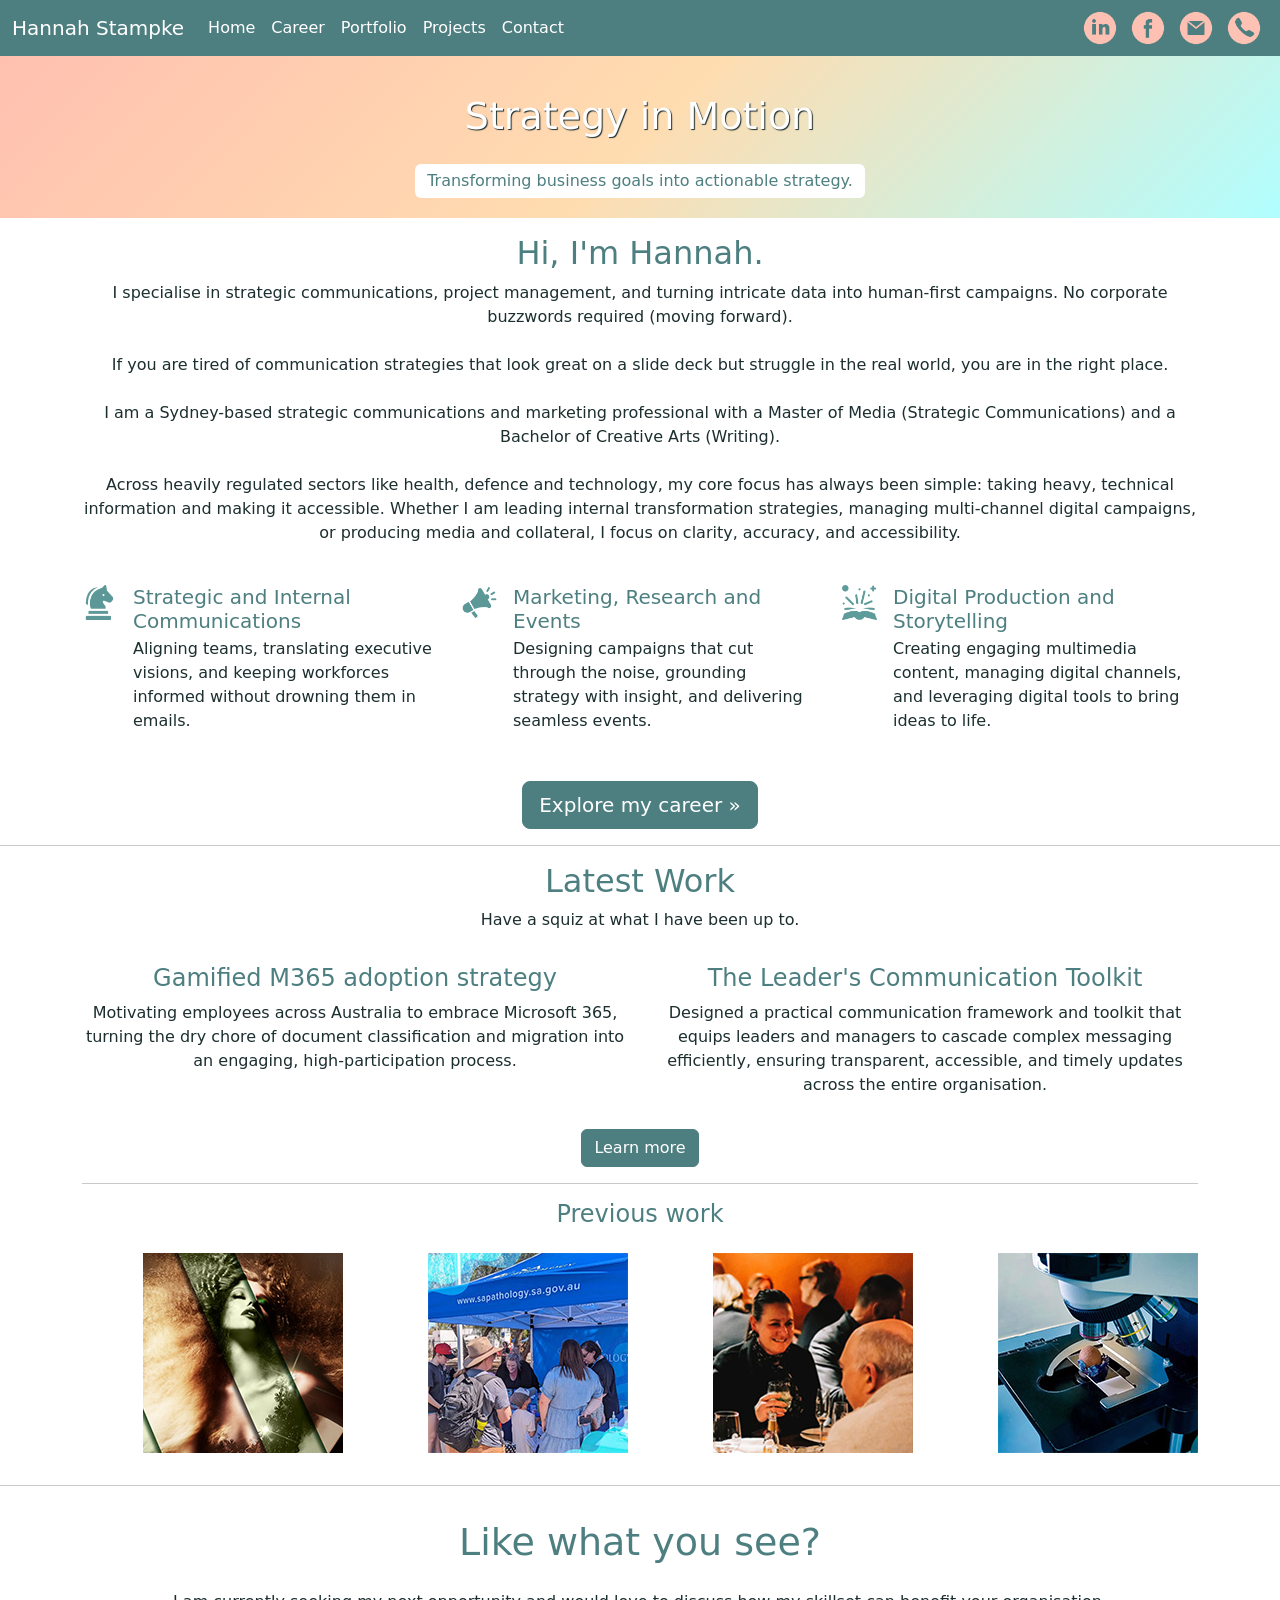
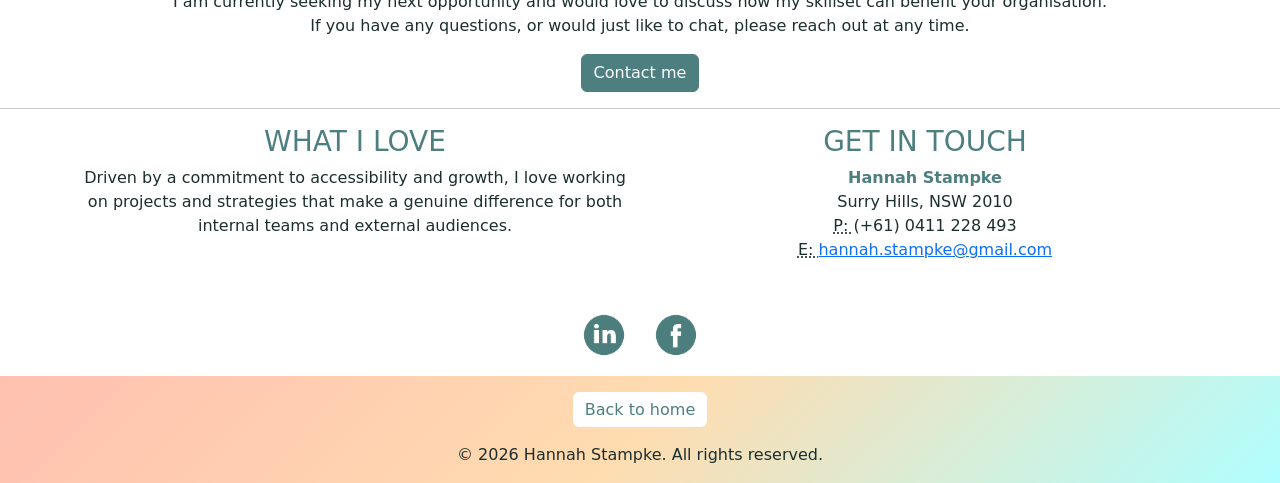
<file: index.html>
<!DOCTYPE html>
<html lang="en">
<head>
  <meta charset="utf-8">
  <meta http-equiv="X-UA-Compatible" content="IE=edge">
  <meta name="viewport" content="width=device-width, initial-scale=1">
  <title>Hannah Stampke Home Page</title>
  <!-- Bootstrap -->
  <link href="css/bootstrap-copy.css" rel="stylesheet">
</head>
<body>
  <nav class="navbar navbar-expand-lg navbar-dark bg-dark">
  <div class="container-fluid">
    <a class="navbar-brand" href="#">Hannah Stampke</a>
    <button class="navbar-toggler" type="button" data-bs-toggle="collapse" data-bs-target="#navbarSupportedContent" aria-controls="navbarSupportedContent" aria-expanded="false" aria-label="Toggle navigation">
      <span class="navbar-toggler-icon"></span>
    </button>
    <div class="collapse navbar-collapse" id="navbarSupportedContent">
      <ul class="navbar-nav text-center text-lg-start mx-auto ms-lg-0 me-lg-auto mb-2 mb-lg-0">
        <li class="nav-item">
          <a class="nav-link" href="index.html">Home</a>
        </li>
        <li class="nav-item">
          <a class="nav-link" href="Career Page.html">Career</a>
        </li>
        <li class="nav-item">
          <a class="nav-link" href="Portfolio Page.html">Portfolio</a>
        </li>
		<li class="nav-item">
          <a class="nav-link" href="Portfolio Page.html#strategies">Projects</a>
        </li>
        <li class="nav-item">
          <a class="nav-link active" aria-current="page" href="Contact me page.html">Contact</a>
        </li>
      </ul>
      <div class="d-flex justify-content-center justify-content-lg-start mb-2 mb-lg-0">
        <a href="https://www.linkedin.com/in/hannah-stampke-802a62189/" target="_blank"><img class="mx-1" src="images/Linkedin Icon pink.png" alt="LinkedIn Icon" width="40" height="40"></a>
        <a href="https://www.facebook.com/hannah.stampke" target="_blank"><img class="mx-1" src="images/Facebook Icon pink.png" alt="Facebook Icon" width="40" height="40"></a>
        <a href="mailto:hannah.stampke@gmail.com"><img class="mx-1" src="images/email icon pink.png" alt="Email Icon" width="40" height="40"></a>
        <a href="tel:+61411228493"><img class="mx-1" src="images/phone icon pink.png" alt="Phone Icon" width="40" height="40"></a>
      </div>
    </div>
  </div>
</nav>
  <section>
    <div class="text-center py-1" style="background: linear-gradient(135deg, #FFC0B0, #FFDCB0, #B0FEFF); color: #1C2E2E;">
      <div class="container">
        <div class="row">
          <div class="col-12" style="padding-top: 1rem; padding-bottom: 1rem">
            <h1 style="color: #fff; text-shadow: 1px 1px 1px var(--bs-body-color);">Strategy in Motion</h1>
            <subheading>Transforming business goals into actionable strategy.</subheading>
          </div>
        </div>
      </div>
    </div>
  </section>

  <section>
    <div class="container py-3">
      <div class="row">
        <div class="col-12 text-center">
          <h2>Hi, I'm Hannah.</h2>
          <p>I specialise in strategic communications, project management, and turning intricate data into human-first campaigns.
          No corporate buzzwords required (moving forward).<br><br>
          If you are tired of communication strategies that look great on a slide deck but struggle in the real world, you are in the right place.<br><br>
          I am a Sydney-based strategic communications and marketing professional with a Master of Media (Strategic Communications) and a Bachelor of Creative Arts (Writing).<br><br>
          Across heavily regulated sectors like health, defence and technology, my core focus has always been simple: taking heavy, technical information and making it accessible. Whether I am leading internal transformation strategies, managing multi-channel digital campaigns, or producing media and collateral, I focus on clarity, accuracy, and accessibility.</p>
        </div>
      </div>
    </div>
  </section>

  <section>
    <div class="container mt-2">
      <div class="row">
        <div class="col-md-4 col-12">
          <ul class="list-unstyled">
            <li class="d-flex align-items-start mb-3">
              <img class="me-3" src="images/strategy.png" alt="Strategy icon" width="35" height="35">
              <div>
                <h5 class="mt-0 mb-1">Strategic and Internal Communications</h5>
                <p>Aligning teams, translating executive visions, and keeping workforces informed without drowning them in emails.</p>
              </div>
            </li>
          </ul>
        </div>
        <div class="col-md-4 col-12">
          <ul class="list-unstyled">
            <li class="d-flex align-items-start mb-3">
              <img class="me-3" src="images/marketing.png" alt="Marketing icon" width="35" height="35">
              <div>
                <h5 class="mt-0 mb-1">Marketing, Research and Events</h5>
                <p>Designing campaigns that cut through the noise, grounding strategy with insight, and delivering seamless events.</p>
              </div>
            </li>
          </ul>
        </div>
        <div class="col-md-4 col-12">
          <ul class="list-unstyled">
            <li class="d-flex align-items-start mb-3">
              <img class="me-3" src="images/storytelling.png" alt="Storytelling icon" width="35" height="35">
              <div>
                <h5 class="mt-0 mb-1">Digital Production and Storytelling</h5>
                <p>Creating engaging multimedia content, managing digital channels, and leveraging digital tools to bring ideas to life.</p>
              </div>
            </li>
          </ul>
        </div>
      </div>
      <div class="row mt-3">
        <div class="col-12 text-center">
          <a class="btn btn-primary btn-lg" href="Career Page.html" role="button">Explore my career &raquo;</a>
        </div>
      </div>
    </div>
    <hr>
  </section>

  <section>
    <div class="container">
      <div class="row">
        <div class="col-12 text-center mb-3">
          <h2>Latest Work</h2>
          <p>Have a squiz at what I have been up to.</p>
        </div>
      </div>
      <div class="row">
        <div class="col-md-6 col-12 text-center mb-3">
          <h4>Gamified M365 adoption strategy</h4>
          <p>Motivating employees across Australia to embrace Microsoft 365, turning the dry chore of document classification and migration into an engaging, high-participation process.</p>
        </div>
        <div class="col-md-6 col-12 text-center mb-3">
          <h4>The Leader's Communication Toolkit</h4>
          <p>Designed a practical communication framework and toolkit that equips leaders and managers to cascade complex messaging efficiently, ensuring transparent, accessible, and timely updates across the entire organisation.</p>
        </div>
		<div class="col-12 text-center">
			<a href="Portfolio Page.html#strategies" class="btn btn-success">Learn more</a>
		</div>
      </div>
      <hr>
      <div class="row">
        <div class="col-12 text-center mb-3">
          <h4>Previous work</h4>
        </div>
      </div>
      <div class="row">
        <div class="col-md-3 col-6 mb-3"><a href="Portfolio Page.html"><img class="img-fluid float-end" src="images/SJ Tile.jpg" alt="Portfolio tile"></a></div>
        <div class="col-md-3 col-6 mb-3"><a href="Portfolio Page.html"><img class="img-fluid float-end" src="images/SA Path tile.jpg" alt="Portfolio tile"></a></div>
        <div class="col-md-3 col-6 mb-3"><a href="Portfolio Page.html"><img class="img-fluid float-end" src="images/FG Event Tile.jpg" alt="Portfolio tile"></a></div>
        <div class="col-md-3 col-6 mb-3"><a href="Portfolio Page.html"><img class="img-fluid float-end" src="images/Egg tile.jpg" alt="Portfolio tile"></a></div>
      </div>
    </div>
  </section>
  <hr>

  <section>
    <div class="container">
      <div class="row">
        <div class="col-12 text-center">
          <h1>Like what you see?</h1>
          <p>I am currently seeking my next opportunity and would love to discuss how my skillset can benefit your organisation.<br>If you have any questions, or would just like to chat, please reach out at any time.</p>
          <a href="Contact me page.html" type="button" class="btn btn-success">Contact me</a>
        </div>
      </div>
    </div>
  </section>
  <hr>

  <section>
    <div class="container">
      <div class="row">
        <div class="col-md-6 col-12 mb-3">
          <h3 class="text-center">WHAT I LOVE</h3>
          <p class="text-center">Driven by a commitment to accessibility and growth, I love working on projects and strategies that make a genuine difference for both internal teams and external audiences.</p>
        </div>
        <div class="col-md-6 col-12 mb-3">
          <h3 class="text-center">GET IN TOUCH</h3>
          <address class="text-center">
            <strong>Hannah Stampke</strong><br>
            Surry Hills, NSW 2010<br>
            <abbr title="Phone">P: </abbr> (+61) 0411 228 493 <br>
            <abbr title="email">E: </abbr><a href="mailto:hannah.stampke@gmail.com">hannah.stampke@gmail.com</a>
          </address>
        </div>
      </div>
    </div>
  </section>

  <section>
    <div class="container">
      <div class="row justify-content-center">
        <div class="col-12 text-center my-3">
          <a href="https://www.linkedin.com/in/hannah-stampke-802a62189/" target="_blank"><img class="mx-2" src="images/LinkedIn Icon.png" alt="LinkedIn Icon" width="50" height="50"></a>
          <a href="https://www.facebook.com/hannah.stampke" target="_blank"><img class="mx-2" src="images/Facebook Icon.png" alt="Facebook Icon" width="50" height="50"></a>
        </div>
      </div>
    </div>
  </section>

  <footer class="text-center" style="background: linear-gradient(135deg, #FFC0B0, #FFDCB0, #B0FEFF); color: #1C2E2E">
    <div class="container">
      <div class="row">
        <div class="col-12" style="padding-top: 1rem">
          <a href="index.html"><subheading>Back to home</subheading></a>
          <p style="padding-top: 1rem">&copy; 2026 Hannah Stampke. All rights reserved.</p>
        </div>
      </div>
    </div>
  </footer>

  <!-- Include all compiled plugins (below), or include individual files as needed -->
  <script src="js/popper-2.11.8.min.js"></script>
  <script src="js/bootstrap-5.3.8.js"></script>
</body>
</html>
</file>
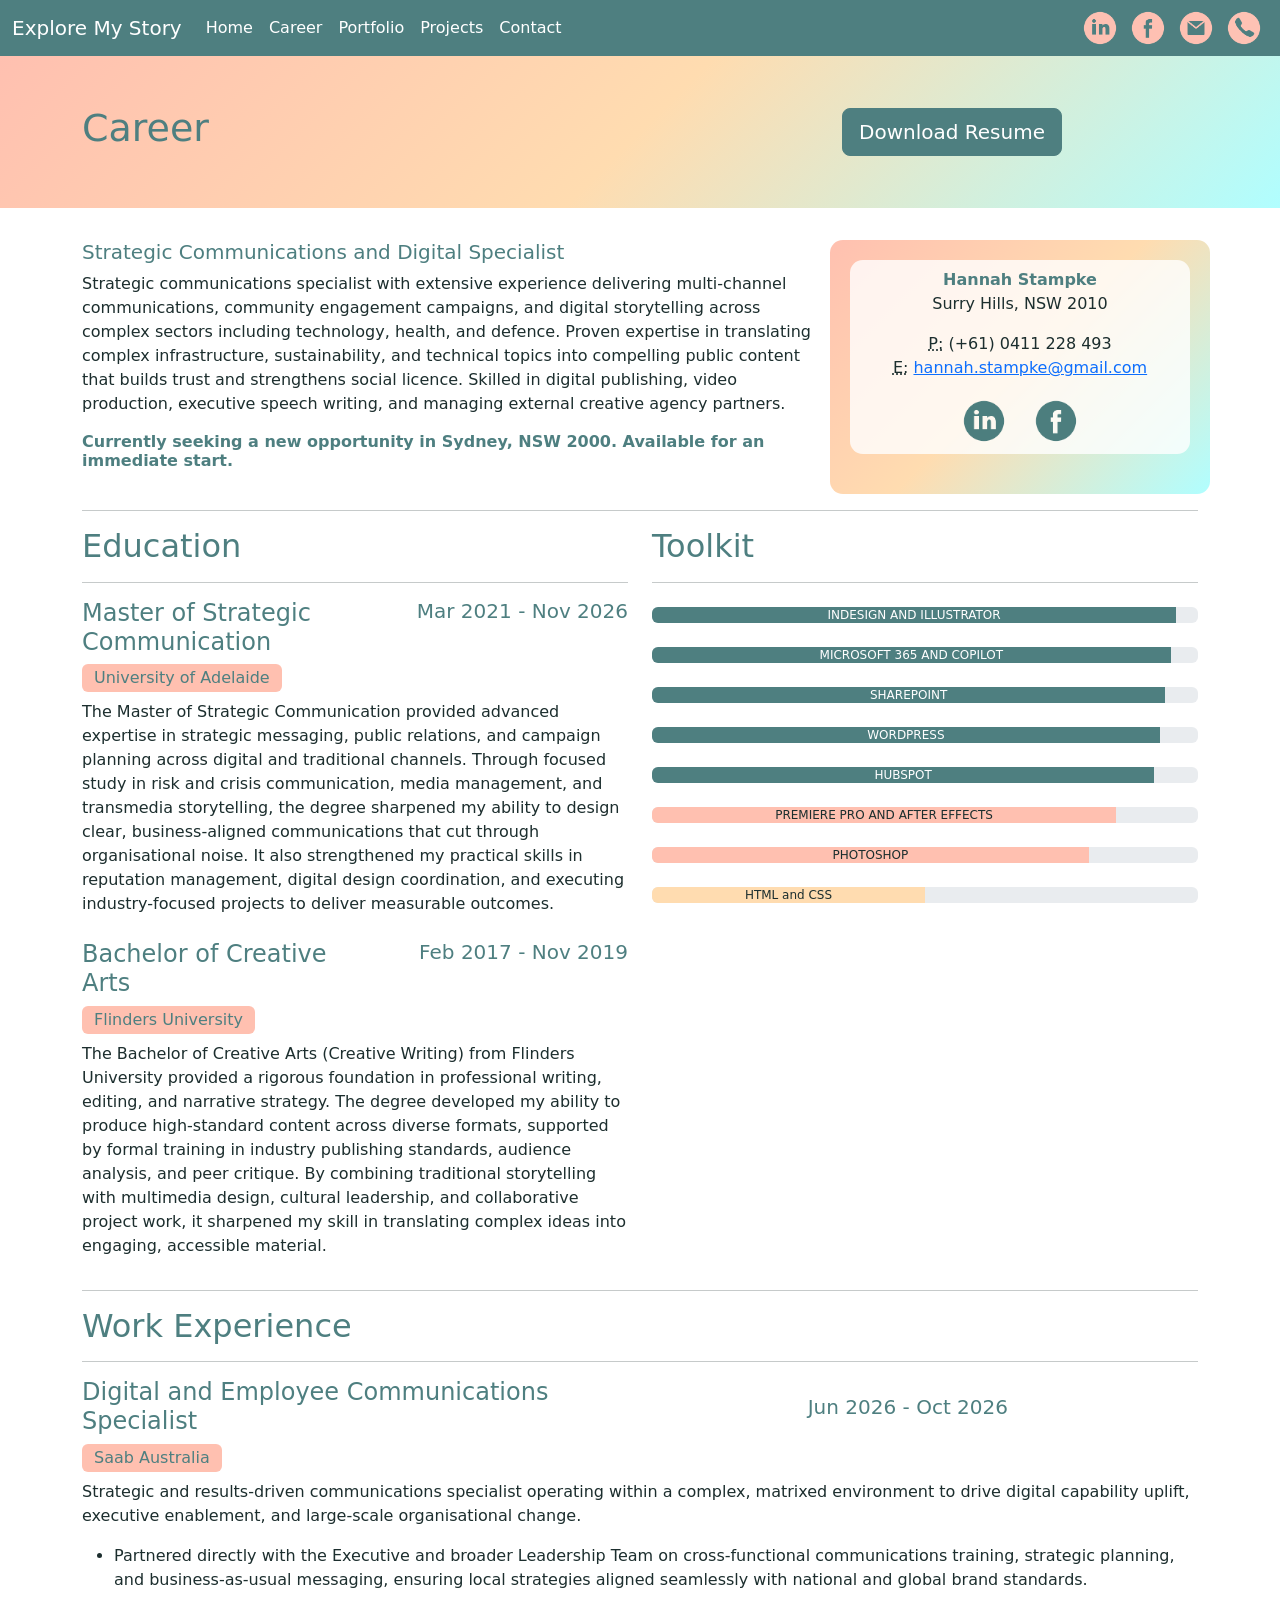
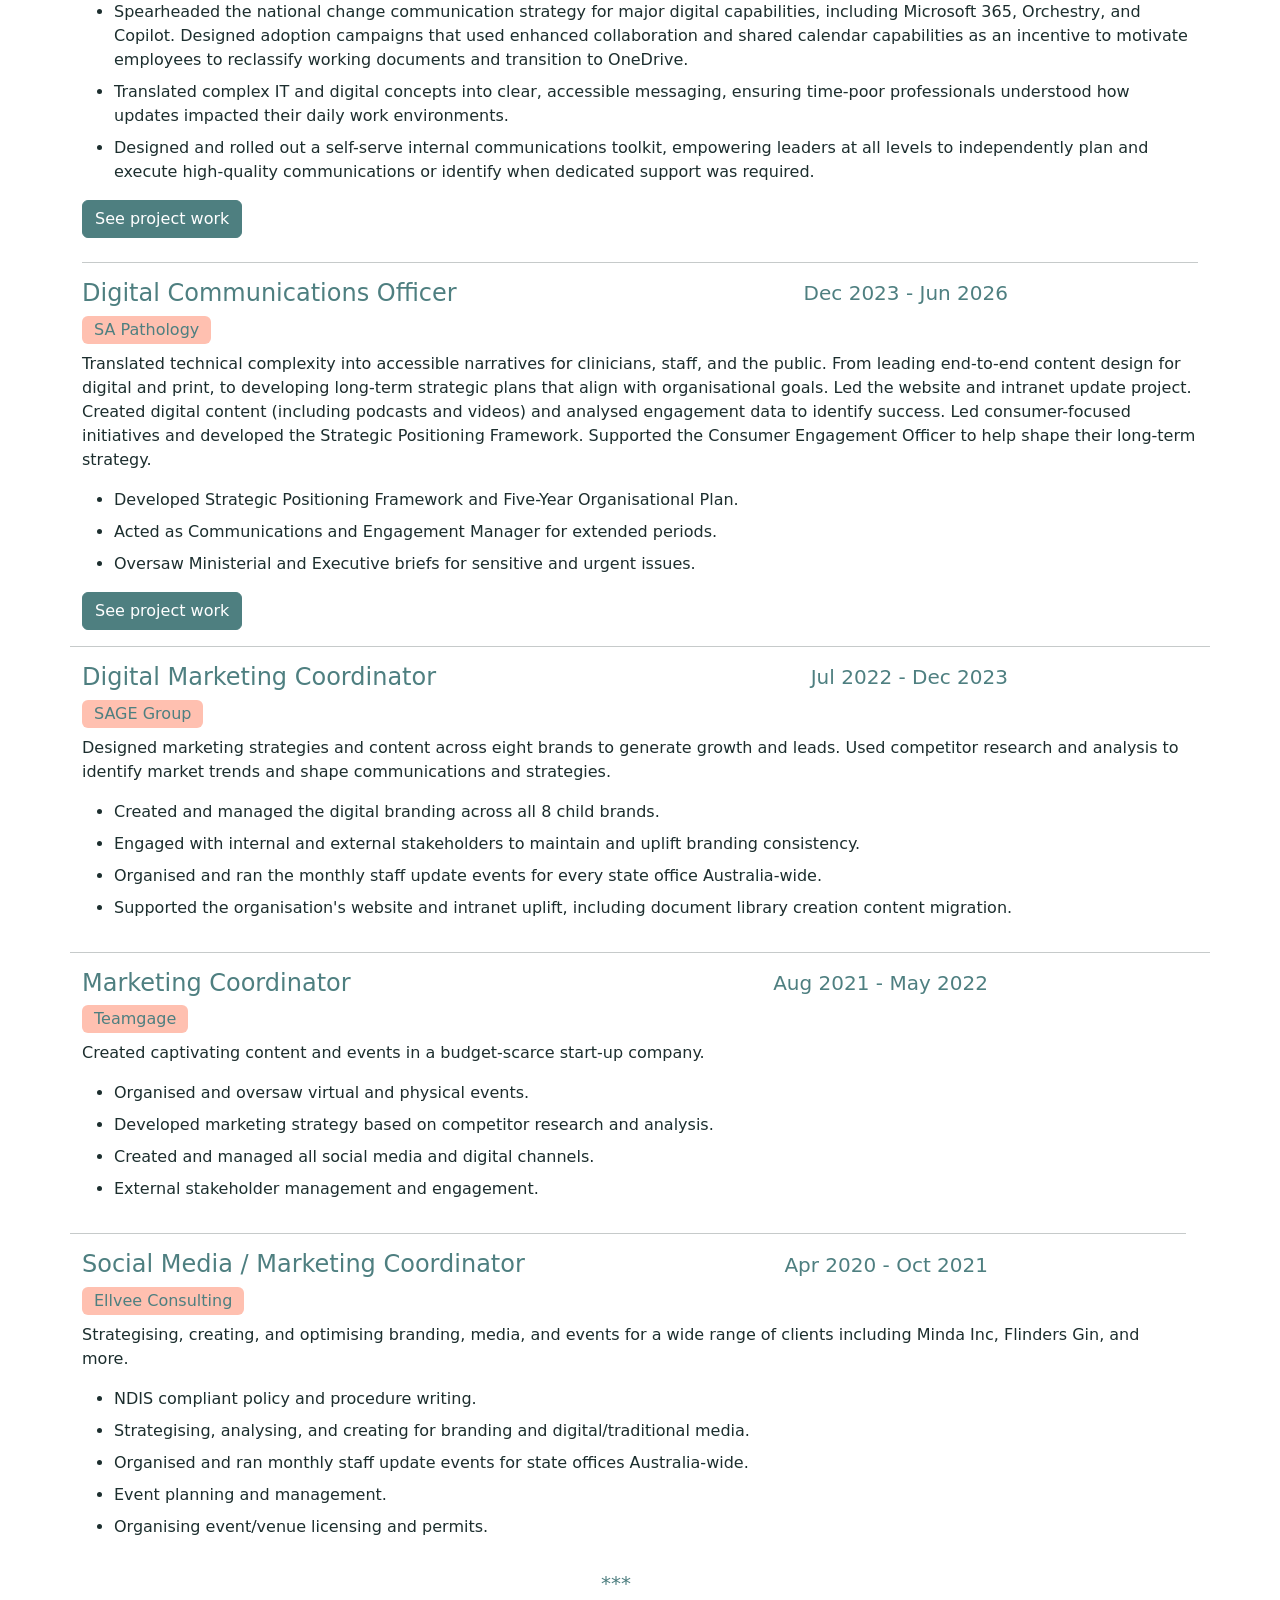
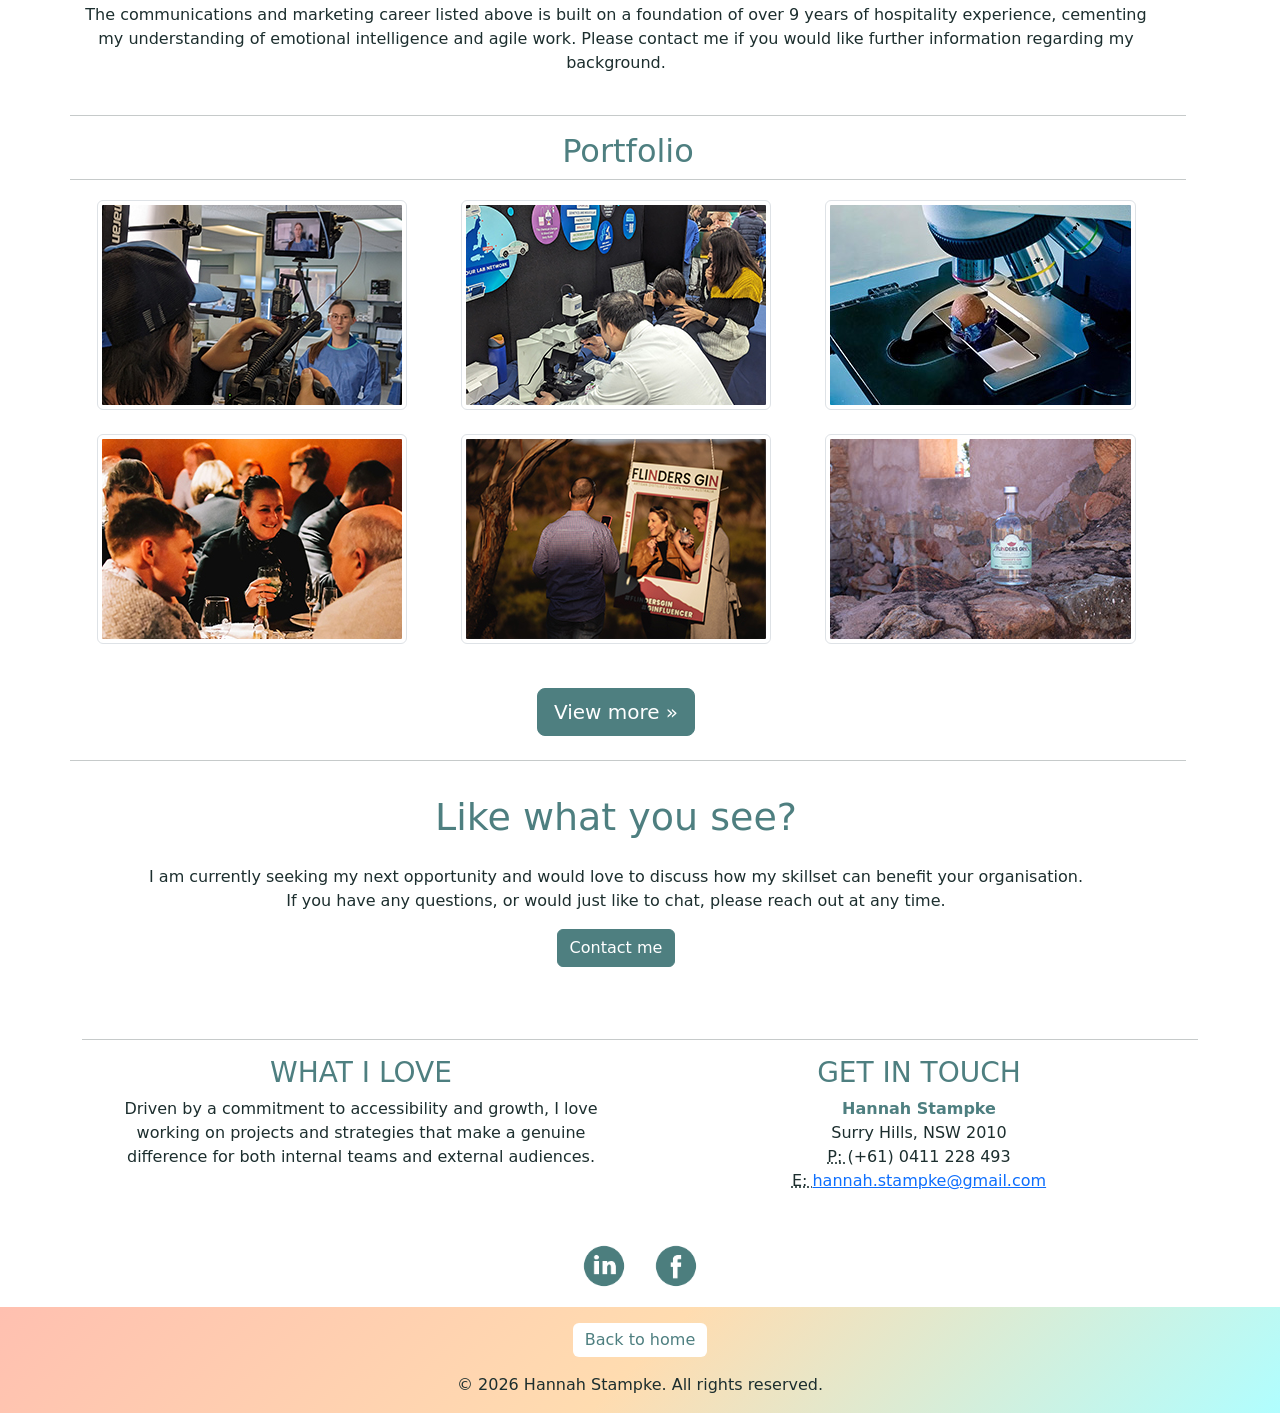
<file: Career Page.html>
<!DOCTYPE html>
<html lang="en">
<head>
  <meta charset="utf-8">
  <meta http-equiv="X-UA-Compatible" content="IE=edge">
  <meta name="viewport" content="width=device-width, initial-scale=1">
  <title>Hannah Stampke Career Page</title>
  <!-- Bootstrap -->
  <link href="css/bootstrap-copy.css" rel="stylesheet">
</head>
<body>
  <nav class="navbar navbar-expand-lg navbar-dark bg-dark">
  <div class="container-fluid">
    <a class="navbar-brand" href="#">Explore My Story</a>
    <button class="navbar-toggler" type="button" data-bs-toggle="collapse" data-bs-target="#navbarSupportedContent" aria-controls="navbarSupportedContent" aria-expanded="false" aria-label="Toggle navigation">
      <span class="navbar-toggler-icon"></span>
    </button>
    <div class="collapse navbar-collapse" id="navbarSupportedContent">
      <ul class="navbar-nav text-center text-lg-start mx-auto ms-lg-0 me-lg-auto mb-2 mb-lg-0">
        <li class="nav-item">
          <a class="nav-link" href="index.html">Home</a>
        </li>
        <li class="nav-item">
          <a class="nav-link" href="Career Page.html">Career</a>
        </li>
        <li class="nav-item">
          <a class="nav-link" href="Portfolio Page.html">Portfolio</a>
        </li>
		<li class="nav-item">
          <a class="nav-link" href="Portfolio Page.html#strategies">Projects</a>
        </li>  
        <li class="nav-item">
          <a class="nav-link active" aria-current="page" href="Contact me page.html">Contact</a>
        </li>
      </ul>
      <div class="d-flex justify-content-center justify-content-lg-start mb-2 mb-lg-0">
        <a href="https://www.linkedin.com/in/hannah-stampke-802a62189/" target="_blank"><img class="mx-1" src="images/Linkedin Icon pink.png" alt="LinkedIn Icon" width="40" height="40"></a>
        <a href="https://www.facebook.com/hannah.stampke" target="_blank"><img class="mx-1" src="images/Facebook Icon pink.png" alt="Facebook Icon" width="40" height="40"></a>
        <a href="mailto:hannah.stampke@gmail.com"><img class="mx-1" src="images/email icon pink.png" alt="Email Icon" width="40" height="40"></a>
        <a href="tel:+61411228493"><img class="mx-1" src="images/phone icon pink.png" alt="Phone Icon" width="40" height="40"></a>
      </div>
    </div>
  </div>
</nav>

 <section>
	<section>
	<div style="background: linear-gradient(135deg, #FFC0B0, #FFDCB0, #B0FEFF); color: #1C2E2E;">
  		<div class="container" style="padding-top: 2rem; padding-bottom: 2rem;">
    		<div class="row align-items-center">
      			<div class="col-md-8 col-12">
        			<h1>Career</h1>
      			</div>
      		<div class="col-md-4 col-12 mt-3 mt-md-0">
        	<a class="btn btn-primary btn-lg" href="https://drive.google.com/file/d/1JiKF8UIN7E0deOHd1glZa2Aoj5-ndY9e/view?usp=sharing" target="_blank" role="button">Download Resume</a>
      </div>
    </div>
  </div>
</div>
  </section>
    <div class="container">
	<section>
      <div class="row" style="padding-top: 2rem">
        <div class="col-md-8 col-sm-12 mb-3">
          <div class="media-body">
            <h5 class="mt-0">Strategic Communications and Digital Specialist</h5>
            <p>Strategic communications specialist with extensive experience delivering multi-channel communications, community engagement campaigns, and digital storytelling across complex sectors including technology, health, and defence. Proven expertise in translating complex infrastructure, sustainability, and technical topics into compelling public content that builds trust and strengthens social licence. Skilled in digital publishing, video production, executive speech writing, and managing external creative agency partners.</p>
            <h6 class="mt-0">Currently seeking a new opportunity in Sydney, NSW 2000. Available for an immediate start.</h6>
          </div>
        </div>
        <div class="col-md-4 col-sm-10 col-11 mx-auto" style="background: linear-gradient(135deg, #FFC0B0, #FFDCB0, #B0FEFF); color: #1C2E2E; border-radius: 0.8rem; padding: 1rem;">
          <div class="row justify-content-center text-center m-1" style="background-color: rgba(255, 255, 255, 0.8); border-radius: 0.8rem; padding: 0.5rem;">
            <address>
              <strong>Hannah Stampke</strong>
				<p>Surry Hills, NSW 2010</p>
              <abbr title="Phone">P:</abbr> (+61) 0411 228 493<br>
              <abbr title="Email">E:</abbr> <a href="mailto:hannah.stampke@gmail.com">hannah.stampke@gmail.com</a>
            </address>
            <div class="col-12 my-0">
              <a href="https://www.linkedin.com/in/hannah-stampke-802a62189/" target="_blank"><img class="mx-2" src="images/LinkedIn Icon.png" alt="LinkedIn Icon" width="50" height="50"></a>
              <a href="https://www.facebook.com/hannah.stampke" target="_blank"><img class="mx-2" src="images/Facebook Icon.png" alt="Facebook Icon" width="50" height="50"></a>
            </div>
          </div>
        </div>
      </div>
      <hr>

      <div class="row">
        <div class="col-md-6 col-sm-12">
          <h2>Education</h2>
          <hr>
          <div class="row">
            <div class="col-6">
              <h4>Master of Strategic Communication</h4>
            </div>
            <div class="col-6 text-end">
              <h5>Mar 2021 - Nov 2026</h5>
            </div>
          </div>
          <h5><span class="badge">University of Adelaide</span></h5>
          <p>The Master of Strategic Communication provided advanced expertise in strategic messaging, public relations, and campaign planning across digital and traditional channels. Through focused study in risk and crisis communication, media management, and transmedia storytelling, the degree sharpened my ability to design clear, business-aligned communications that cut through organisational noise. It also strengthened my practical skills in reputation management, digital design coordination, and executing industry-focused projects to deliver measurable outcomes.</p>
          
          <div class="row mt-4">
            <div class="col-6">
              <h4>Bachelor of Creative Arts</h4>
            </div>
            <div class="col-6 text-end">
              <h5>Feb 2017 - Nov 2019</h5>
            </div>
          </div>
          <h5><span class="badge">Flinders University</span></h5>
          <p>The Bachelor of Creative Arts (Creative Writing) from Flinders University provided a rigorous foundation in professional writing, editing, and narrative strategy. The degree developed my ability to produce high-standard content across diverse formats, supported by formal training in industry publishing standards, audience analysis, and peer critique. By combining traditional storytelling with multimedia design, cultural leadership, and collaborative project work, it sharpened my skill in translating complex ideas into engaging, accessible material.</p>
        </div>

        <div class="col-md-6 col-sm-12">
          <h2>Toolkit</h2>
          <hr>
          <div class="progress mt-4">
            <div class="progress-bar bg-success progress-bar-text" role="progressbar" aria-valuenow="96" aria-valuemin="0" aria-valuemax="100" style="width: 96%">INDESIGN AND ILLUSTRATOR</div>
          </div>
          <div class="progress mt-4">
            <div class="progress-bar bg-success progress-bar-text" role="progressbar" aria-valuenow="95" aria-valuemin="0" aria-valuemax="100" style="width: 95%">MICROSOFT 365 AND COPILOT</div>
          </div>
          <div class="progress mt-4">
            <div class="progress-bar bg-success progress-bar-text" role="progressbar" aria-valuenow="94" aria-valuemin="0" aria-valuemax="100" style="width: 94%">SHAREPOINT</div>
          </div>
          <div class="progress mt-4">
            <div class="progress-bar bg-success progress-bar-text" role="progressbar" aria-valuenow="93" aria-valuemin="0" aria-valuemax="100" style="width: 93%">WORDPRESS</div>
          </div>
          <div class="progress mt-4">
            <div class="progress-bar bg-success progress-bar-text" role="progressbar" aria-valuenow="92" aria-valuemin="0" aria-valuemax="100" style="width: 92%">HUBSPOT</div>
          </div>
          <div class="progress mt-4">
            <div class="progress-bar bg-info" role="progressbar" aria-valuenow="85" aria-valuemin="0" aria-valuemax="100" style="width: 85%">PREMIERE PRO AND AFTER EFFECTS</div>
          </div>
          <div class="progress mt-4">
            <div class="progress-bar bg-info" role="progressbar" aria-valuenow="80" aria-valuemin="0" aria-valuemax="100" style="width: 80%">PHOTOSHOP</div>
          </div>
          <div class="progress mt-4">
            <div class="progress-bar bg-warning" role="progressbar" aria-valuenow="50" aria-valuemin="0" aria-valuemax="100" style="width: 50%">HTML and CSS</div>
          </div>
        </div>
      </div>
      <hr>

      <h2>Work Experience</h2>
      <hr>

      <!-- Saab Australia -->
      <div class="row mb-4">
        <div class="col-12">
          <div class="row align-items-center">
            <div class="col-lg-6 col-md-12">
              <h4>Digital and Employee Communications Specialist</h4>
            </div>
            <div class="col-lg-4 col-md-12 text-lg-end">
              <h5>Jun 2026 - Oct 2026</h5>
            </div>
          </div>
          <h5><span class="badge">Saab Australia</span></h5>
          <p>Strategic and results-driven communications specialist operating within a complex, matrixed environment to drive digital capability uplift, executive enablement, and large-scale organisational change.</p>
          <ul>
            <li class="mb-2">Partnered directly with the Executive and broader Leadership Team on cross-functional communications training, strategic planning, and business-as-usual messaging, ensuring local strategies aligned seamlessly with national and global brand standards.</li>
            <li class="mb-2">Spearheaded the national change communication strategy for major digital capabilities, including Microsoft 365, Orchestry, and Copilot. Designed adoption campaigns that used enhanced collaboration and shared calendar capabilities as an incentive to motivate employees to reclassify working documents and transition to OneDrive.</li>
            <li class="mb-2">Translated complex IT and digital concepts into clear, accessible messaging, ensuring time-poor professionals understood how updates impacted their daily work environments.</li>
            <li>Designed and rolled out a self-serve internal communications toolkit, empowering leaders at all levels to independently plan and execute high-quality communications or identify when dedicated support was required.</li>
          </ul>
			<a href="Portfolio Page.html#strategies" type="button" class="btn btn-success">See project work</a>
        </div>
      </div>
      <hr>

      <!-- SA Pathology & SAGE Group -->
      <div class="row mb-4">
        <div class=" col-lg-12 col-md-12 col-sm-12 mb-3">
          <div class="row align-items-center">
            <div class="col-lg-6 col-md-12">
              <h4>Digital Communications Officer</h4>
            </div>
            <div class="col-lg-4 col-md-12 text-lg-end">
              <h5>Dec 2023 - Jun 2026</h5>
            </div>
          </div>
          <h5><span class="badge">SA Pathology</span></h5>
          <p>Translated technical complexity into accessible narratives for clinicians, staff, and the public. From leading end-to-end content design for digital and print, to developing long-term strategic plans that align with organisational goals. Led the website and intranet update project. Created digital content (including podcasts and videos) and analysed engagement data to identify success. Led consumer-focused initiatives and developed the Strategic Positioning Framework. Supported the Consumer Engagement Officer to help shape their long-term strategy.</p>
          <ul>
            <li class="mb-2">Developed Strategic Positioning Framework and Five-Year Organisational Plan.</li>
            <li class="mb-2">Acted as Communications and Engagement Manager for extended periods.</li>
            <li>Oversaw Ministerial and Executive briefs for sensitive and urgent issues.</li>
          </ul>
			<a href="Portfolio Page.html#strategies" type="button" class="btn btn-success">See project work</a>
        </div>
		  <hr>
        <div class="col-lg -12 col-md-12 col-sm-12 mb-3">
          <div class="row align-items-center">
            <div class="col-lg-6 col-md-12">
              <h4>Digital Marketing Coordinator</h4>
            </div>
            <div class="col-lg-4 col-md-12 text-lg-end">
              <h5>Jul 2022 - Dec 2023</h5>
            </div>
          </div>
          <h5><span class="badge">SAGE Group</span></h5>
          <p>Designed marketing strategies and content across eight brands to generate growth and leads. Used competitor research and analysis to identify market trends and shape communications and strategies.</p>
          <ul>
            <li class="mb-2">Created and managed the digital branding across all 8 child brands.</li>
            <li class="mb-2">Engaged with internal and external stakeholders to maintain and uplift branding consistency.</li>
            <li class="mb-2">Organised and ran the monthly staff update events for every state office Australia-wide.</li>
            <li>Supported the organisation's website and intranet uplift, including document library creation content migration.</li>
          </ul>
        </div>
      <hr>
      <!-- Teamgage & Ellvee Consulting -->
      <div class="row mb-4">
        <div class="col-lg-12 col-md-612 col-sm-12 mb-3">
          <div class="row align-items-center">
            <div class="col-lg-6 col-md-12">
              <h4>Marketing Coordinator</h4>
            </div>
            <div class="col-lg-4 col-md-12 text-lg-end">
              <h5>Aug 2021 - May 2022</h5>
            </div>
          </div>
          <h5><span class="badge">Teamgage</span></h5>
          <p>Created captivating content and events in a budget-scarce start-up company.</p>
          <ul>
            <li class="mb-2">Organised and oversaw virtual and physical events.</li>
            <li class="mb-2">Developed marketing strategy based on competitor research and analysis.</li>
            <li class="mb-2">Created and managed all social media and digital channels.</li>
            <li>External stakeholder management and engagement.</li>
          </ul>
        </div>
		  <hr>
        <div class="col-lg-12 col-md-12 col-sm-12 mb-3">
          <div class="row align-items-center">
            <div class="col-lg-6 col-md-12">
              <h4>Social Media / Marketing Coordinator</h4>
            </div>
            <div class="col-lg-4 col-md-12 text-lg-end">
              <h5>Apr 2020 - Oct 2021</h5>
            </div>
          </div>
          <h5><span class="badge">Ellvee Consulting</span></h5>
          <p>Strategising, creating, and optimising branding, media, and events for a wide range of clients including Minda Inc, Flinders Gin, and more.</p>
          <ul>
            <li class="mb-2">NDIS compliant policy and procedure writing.</li>
            <li class="mb-2">Strategising, analysing, and creating for branding and digital/traditional media.</li>
            <li class="mb-2">Organised and ran monthly staff update events for state offices Australia-wide.</li>
            <li class="mb-2">Event planning and management.</li>
            <li>Organising event/venue licensing and permits.</li>
          </ul>
        </div>
      <div class="row mb-4">
        <div class="col-12 text-center">
			<h5 class="strong">***</h5>
          	<p>The communications and marketing career listed above is built on a foundation of over 9 years of hospitality experience, cementing my understanding of emotional intelligence and agile work. Please contact me if you would like further information regarding my background.</p>
     	 </div>
		</div>
      <hr>

      <h2 class="text-center">Portfolio</h2>
      <hr>
      <div class="row text-center mb-3">
        <div class="col-sm-4 col-12 p-1"><a href="Portfolio Page.html"><img class="img-thumbnail" src="images/Regional Recruitment Campaign.jpg" alt="Regional Recruitment Campaign"></a></div>
        <div class="col-sm-4 col-12 p-1"><a href="Portfolio Page.html"><img class="img-thumbnail" src="images/Science Alive.jpg" alt="Science Alive"></a></div>
        <div class="col-sm-4 col-12 p-1"><a href="Portfolio Page.html"><img class="img-thumbnail" src="images/Fun Projects.jpg" alt="Fun Projects"></a></div>
      </div>
      <div class="row text-center mb-3">
        <div class="col-sm-4 col-12 p-1"><a href="Portfolio Page.html"><img class="img-thumbnail" src="images/Dine with the distiller.jpg" alt="Dine with the distiller"></a></div>
        <div class="col-sm-4 col-12 p-1"><a href="Portfolio Page.html"><img class="img-thumbnail" src="images/Flinders Gin Launch Event.jpg" alt="Flinders Gin Launch Event"></a></div>
        <div class="col-sm-4 col-12 p-1"><a href="Portfolio Page.html"><img class="img-thumbnail" src="images/Flinders Gin Photography.jpg" alt="Flinders Gin Photography"></a></div>
      </div>
      <div class="row my-4">
        <div class="col-12 text-center">
          <a class="btn btn-primary btn-lg" href="Portfolio Page.html" role="button">View more &raquo;</a>
        </div>
      </div>
      <hr>

      <div class="row">
        <div class="col-12 text-center mb-4">
          <h1>Like what you see?</h1>
          <p>I am currently seeking my next opportunity and would love to discuss how my skillset can benefit your organisation.<br>If you have any questions, or would just like to chat, please reach out at any time.</p>
          <a href="Contact me page.html" type="button" class="btn btn-success">Contact me</a>
        </div>
      </div>
    </div>
  </section>
  <hr>

  <div class="section">
    <div class="container">
      <div class="row">
        <div class="col-md-6 col-12 mb-3">
          <h3 class="text-center">WHAT I LOVE</h3>
          <p class="text-center">Driven by a commitment to accessibility and growth, I love working on projects and strategies that make a genuine difference for both internal teams and external audiences.</p>
        </div>
        <div class="col-md-6 col-12 mb-3">
          <h3 class="text-center">GET IN TOUCH</h3>
          <address class="text-center">
            <strong>Hannah Stampke</strong><br>
            Surry Hills, NSW 2010<br>
            <abbr title="Phone">P: </abbr> (+61) 0411 228 493 <br>
            <abbr title="Email">E: </abbr><a href="mailto:hannah.stampke@gmail.com">hannah.stampke@gmail.com</a>
          </address>
        </div>
      </div>
    </div>
  </div>
</section>

  <section>
    <div class="container">
      <div class="row justify-content-center">
        <div class="col-12 text-center my-3">
          <a href="https://www.linkedin.com/in/hannah-stampke-802a62189/" target="_blank"><img class="mx-2" src="images/LinkedIn Icon.png" alt="LinkedIn Icon" width="50" height="50"></a>
          <a href="https://www.facebook.com/hannah.stampke" target="_blank"><img class="mx-2" src="images/Facebook Icon.png" alt="Facebook Icon" width="50" height="50"></a>
        </div>
      </div>
    </div>
  </section>

 <footer class="text-center" style="background: linear-gradient(135deg, #FFC0B0, #FFDCB0, #B0FEFF); color: #1C2E2E">
    <div class="container">
      <div class="row">
        <div class="col-12" style="padding-top: 1rem">
          <a href="index.html"><subheading>Back to home</subheading></a>
          <p style="padding-top: 1rem">&copy; 2026 Hannah Stampke. All rights reserved.</p>
        </div>
      </div>
    </div>
 </footer>

  <!-- Include all compiled plugins (below), or include individual files as needed -->
  <script src="js/popper-2.11.8.min.js"></script>
  <script src="js/bootstrap-5.3.8.js"></script>
</body>
</html>
</file>
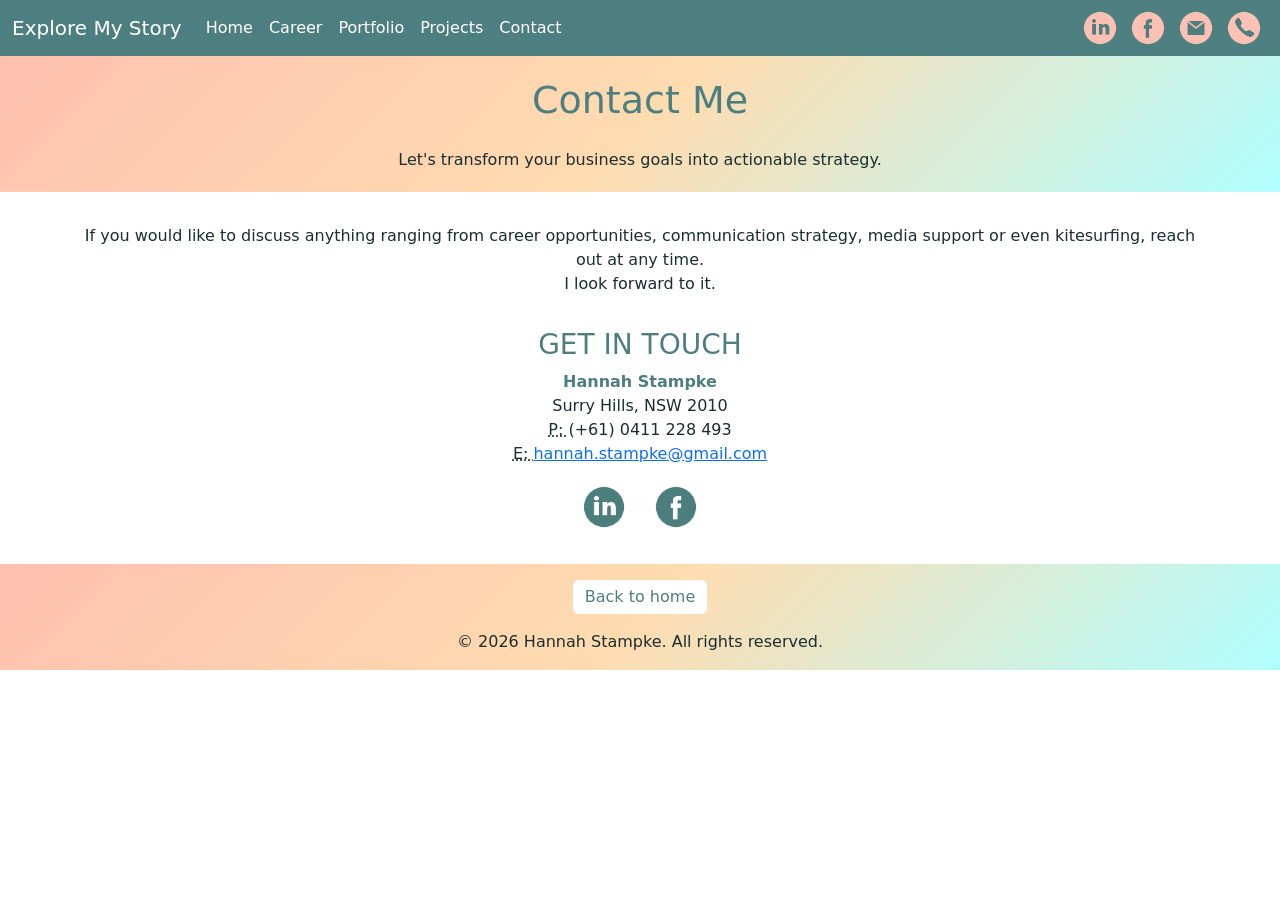
<file: Contact me page.html>
<!DOCTYPE html>
<html lang="en">
<head>
  <meta charset="utf-8">
  <meta http-equiv="X-UA-Compatible" content="IE=edge">
  <meta name="viewport" content="width=device-width, initial-scale=1">
  <title>Hannah Stampke Contact Me Page</title>
  <!-- Bootstrap -->
  <link href="css/bootstrap-copy.css" rel="stylesheet">
</head>
<body>
  <nav class="navbar navbar-expand-lg navbar-dark bg-dark">
  <div class="container-fluid">
    <a class="navbar-brand" href="#">Explore My Story</a>
    <button class="navbar-toggler" type="button" data-bs-toggle="collapse" data-bs-target="#navbarSupportedContent" aria-controls="navbarSupportedContent" aria-expanded="false" aria-label="Toggle navigation">
      <span class="navbar-toggler-icon"></span>
    </button>
    <div class="collapse navbar-collapse" id="navbarSupportedContent">
      <ul class="navbar-nav text-center text-lg-start mx-auto ms-lg-0 me-lg-auto mb-2 mb-lg-0">
        <li class="nav-item">
          <a class="nav-link" href="index.html">Home</a>
        </li>
        <li class="nav-item">
          <a class="nav-link" href="Career Page.html">Career</a>
        </li>
        <li class="nav-item">
          <a class="nav-link" href="Portfolio Page.html">Portfolio</a>
        </li>
		<li class="nav-item">
          <a class="nav-link" href="Portfolio Page.html#strategies">Projects</a>
        </li>  
        <li class="nav-item">
          <a class="nav-link active" aria-current="page" href="Contact me page.html">Contact</a>
        </li>
      </ul>
      <div class="d-flex justify-content-center justify-content-lg-start mb-2 mb-lg-0">
        <a href="https://www.linkedin.com/in/hannah-stampke-802a62189/" target="_blank"><img class="mx-1" src="images/Linkedin Icon pink.png" alt="LinkedIn Icon" width="40" height="40"></a>
        <a href="https://www.facebook.com/hannah.stampke" target="_blank"><img class="mx-1" src="images/Facebook Icon pink.png" alt="Facebook Icon" width="40" height="40"></a>
        <a href="mailto:hannah.stampke@gmail.com"><img class="mx-1" src="images/email icon pink.png" alt="Email Icon" width="40" height="40"></a>
        <a href="tel:+61411228493"><img class="mx-1" src="images/phone icon pink.png" alt="Phone Icon" width="40" height="40"></a>
      </div>
    </div>
  </div>
</nav>
<section>
    <div class="text-center py-1" style="background: linear-gradient(135deg, #FFC0B0, #FFDCB0, #B0FEFF); color: #1C2E2E;">
      <div class="container">
        <div class="row">
          <div class="col-12">
            <h1>Contact Me</h1>
            <p>Let's transform your business goals into actionable strategy.</p>
          </div>
        </div>
      </div>
    </div>
  </section>
  <section>
    <div class="container" style="padding-top: 2rem;">
		<div style="text-align: center;">
			<p>If you would like to discuss anything ranging from career opportunities, communication strategy, media support or even kitesurfing, reach out at any time.<br>I look forward to it.</p>
		</div>
      <div class="row" style="padding-top: 1rem;">
        <div class="col-12 text-center">
          <h3>GET IN TOUCH</h3>
          <address class="text-center">
            <strong>Hannah Stampke</strong><br>
            Surry Hills, NSW 2010<br>
            <abbr title="Phone">P: </abbr> (+61) 0411 228 493 <br>
            <abbr title="email">E: </abbr><a href="mailto:hannah.stampke@gmail.com">hannah.stampke@gmail.com</a>
          </address>
        </div>
      </div>
      <div class="row justify-content-center" style="padding-bottom: 2rem;">
        <div class="col-12 text-center">
          <a href="https://www.linkedin.com/in/hannah-stampke-802a62189/" target="_blank"><img class="mx-2" src="images/LinkedIn Icon.png" alt="LinkedIn Icon" width="50" height="50"></a>
          <a href="https://www.facebook.com/hannah.stampke" target="_blank"><img class="mx-2" src="images/Facebook Icon.png" alt="Facebook Icon" width="50" height="50"></a>
        </div>
      </div>
    </div>
  </section>

  <footer class="text-center" style="background: linear-gradient(135deg, #FFC0B0, #FFDCB0, #B0FEFF); color: #1C2E2E;">
    <div class="container">
      <div class="row">
        <div class="col-12" style="padding-top: 1rem">
          <a href="index.html"><subheading>Back to home</subheading></a>
          <p style="padding-top: 1rem">&copy; 2026 Hannah Stampke. All rights reserved.</p>
        </div>
      </div>
    </div>
  </footer>

  <!-- Include all compiled plugins (below), or include individual files as needed -->
  <script src="js/popper-2.11.8.min.js"></script>
  <script src="js/bootstrap-5.3.8.js"></script>
</body>
</html>
</file>
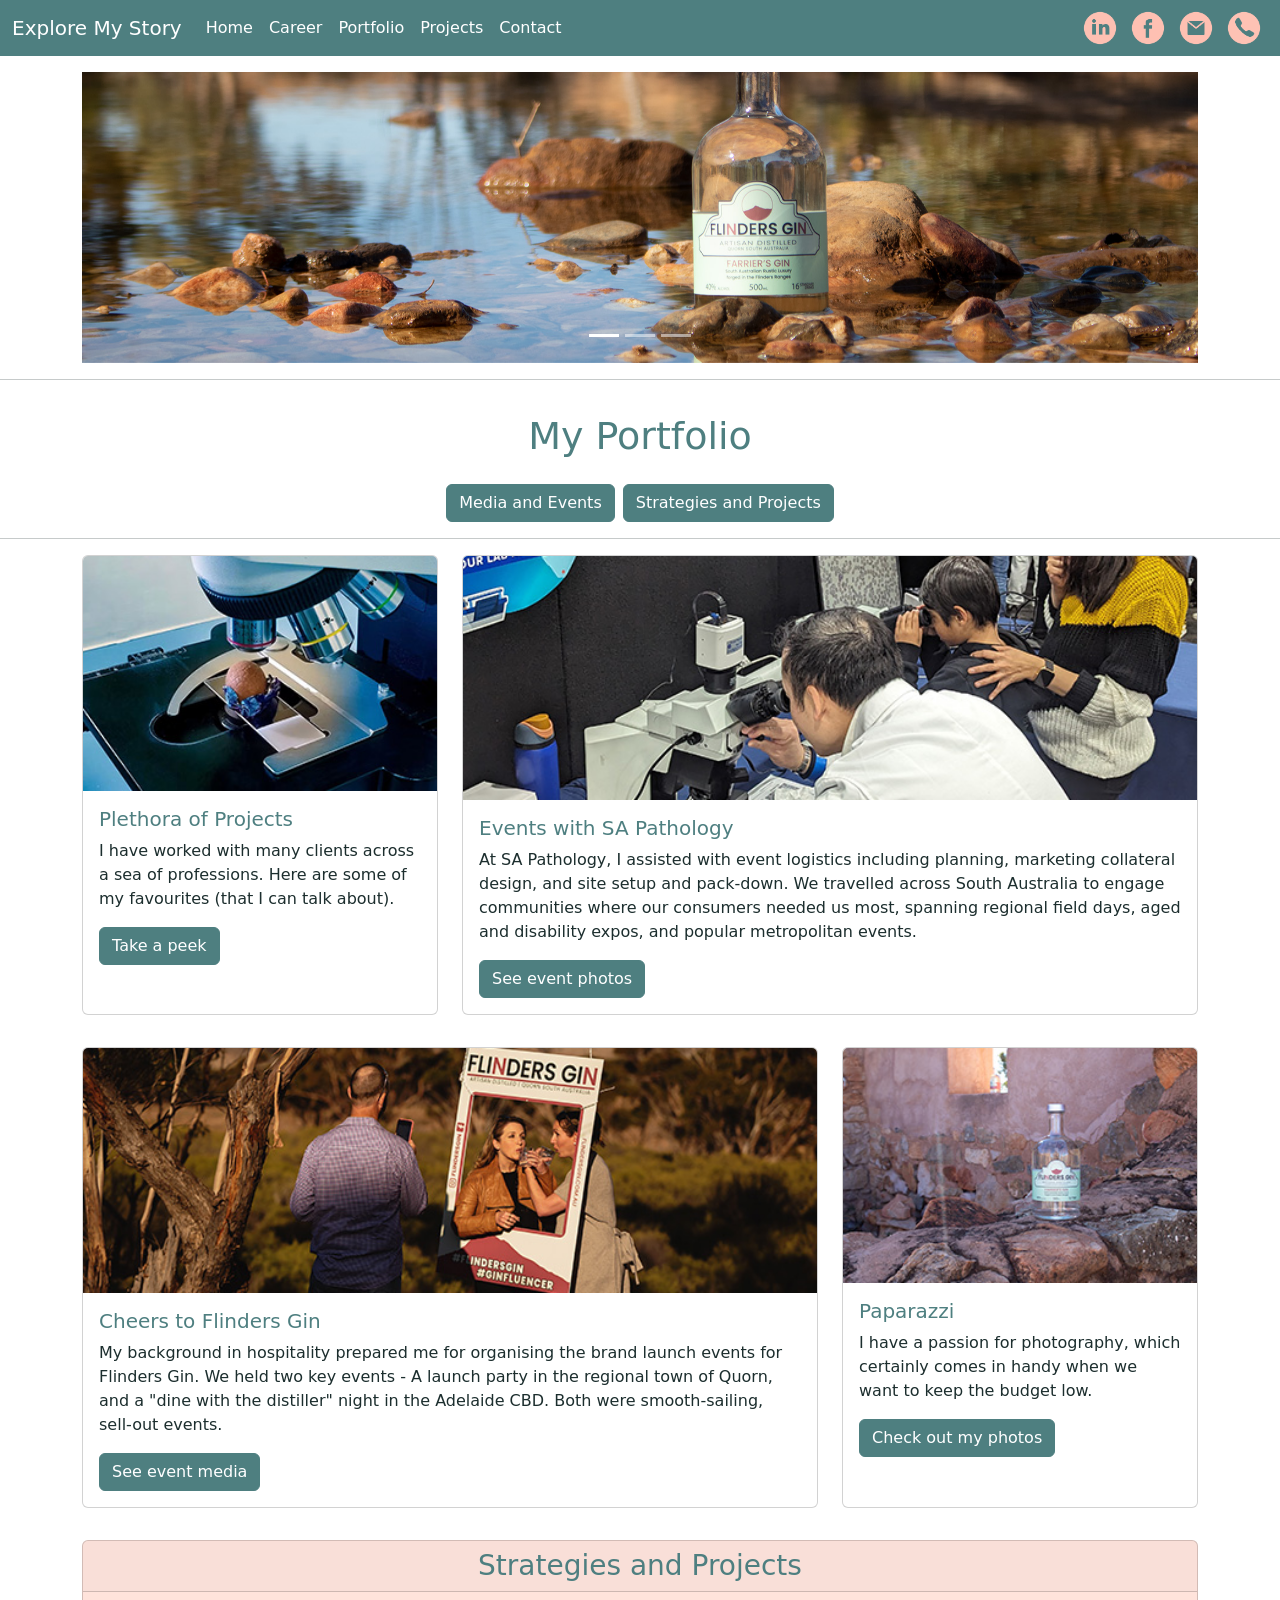
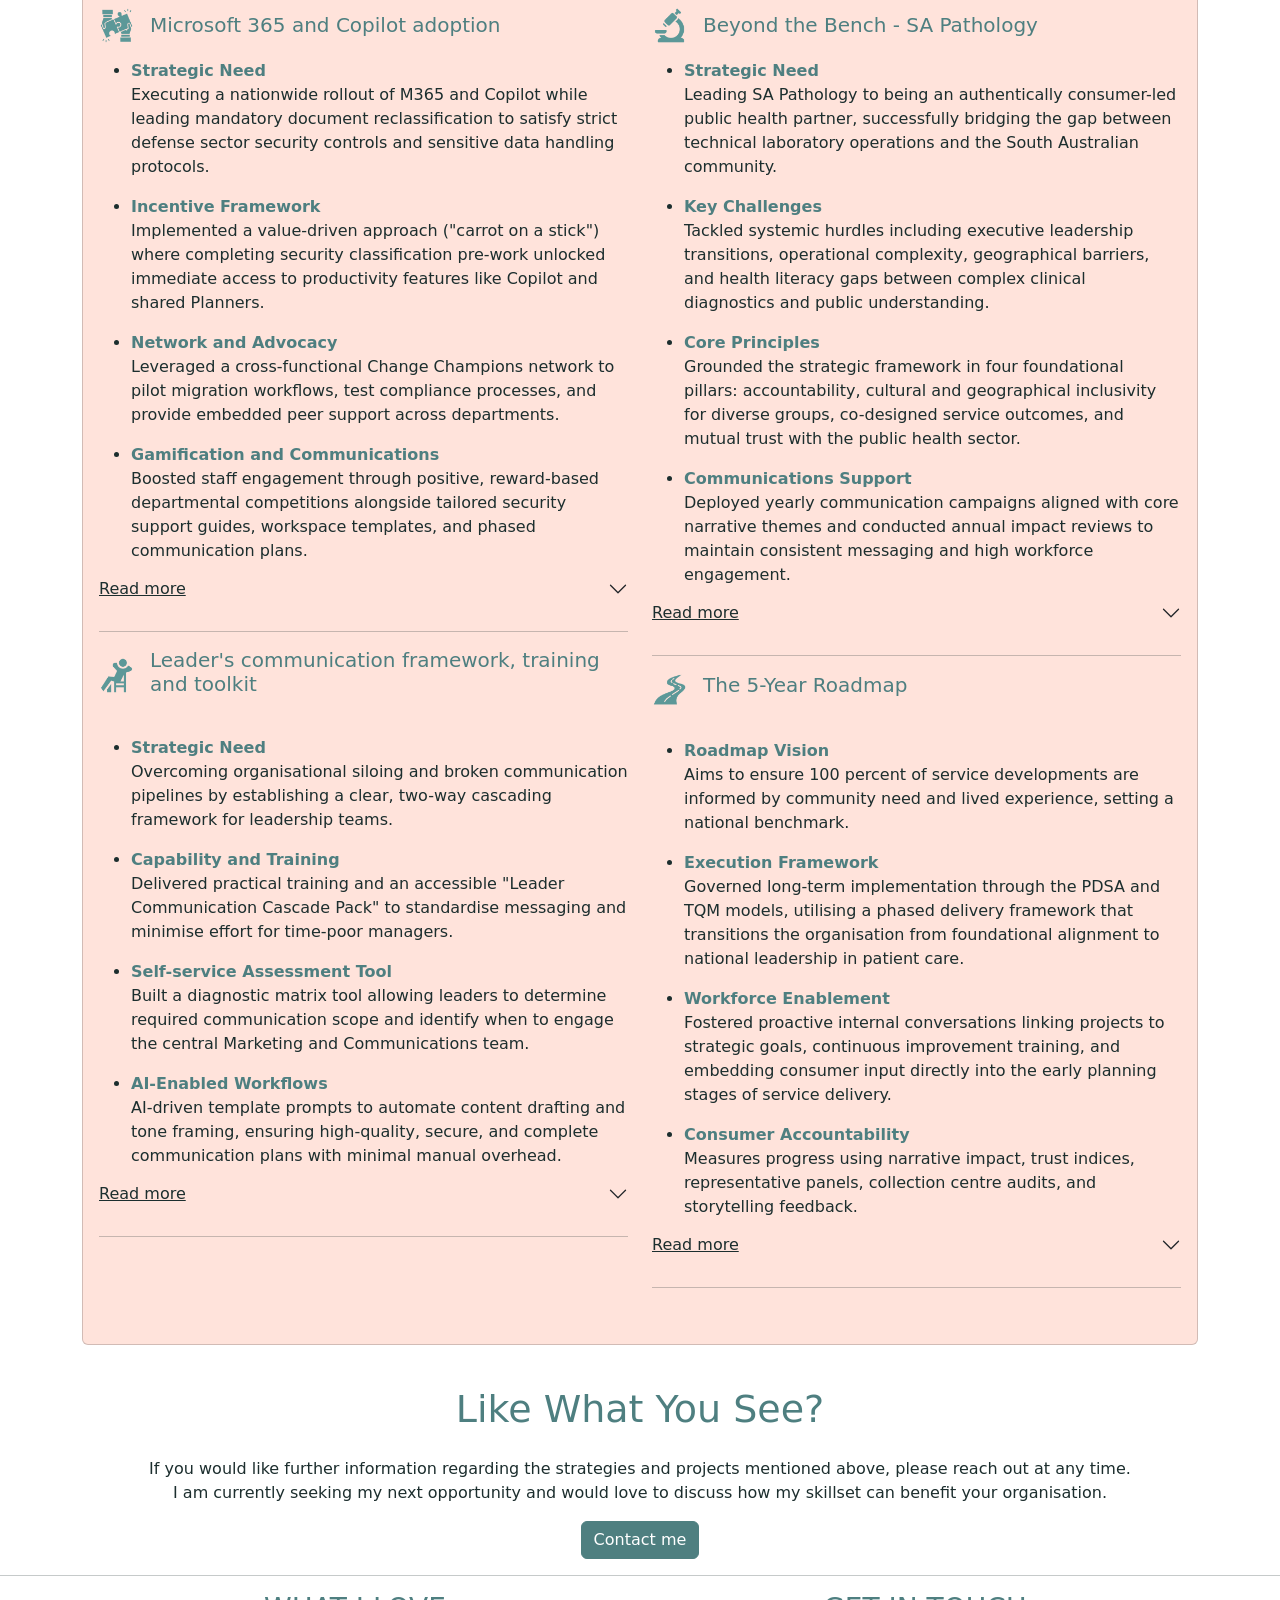
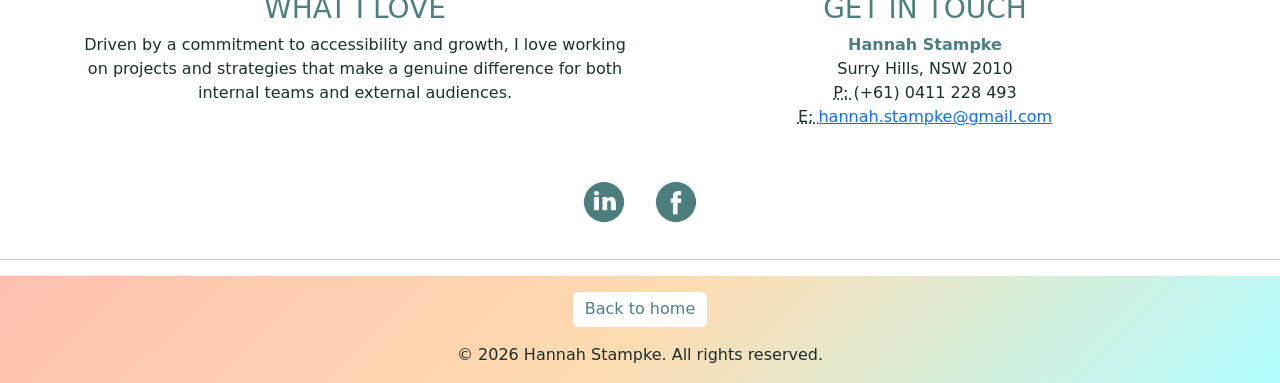
<file: Portfolio Page.html>
<!DOCTYPE html>
<html lang="en">
<head>
  <meta charset="utf-8">
  <meta http-equiv="X-UA-Compatible" content="IE=edge">
  <meta name="viewport" content="width=device-width, initial-scale=1">
  <title>Hannah Stampke Portfolio Page</title>
  <!-- Bootstrap -->
  <link href="css/bootstrap-copy.css" rel="stylesheet">
</head>
<body>
   <nav class="navbar navbar-expand-lg navbar-dark bg-dark">
  <div class="container-fluid">
    <a class="navbar-brand" href="#">Explore My Story</a>
    <button class="navbar-toggler" type="button" data-bs-toggle="collapse" data-bs-target="#navbarSupportedContent" aria-controls="navbarSupportedContent" aria-expanded="false" aria-label="Toggle navigation">
      <span class="navbar-toggler-icon"></span>
    </button>
    <div class="collapse navbar-collapse" id="navbarSupportedContent">
      <ul class="navbar-nav text-center text-lg-start mx-auto ms-lg-0 me-lg-auto mb-2 mb-lg-0">
        <li class="nav-item">
          <a class="nav-link" href="index.html">Home</a>
        </li>
        <li class="nav-item">
          <a class="nav-link" href="Career Page.html">Career</a>
        </li>
        <li class="nav-item">
          <a class="nav-link" href="Portfolio Page.html">Portfolio</a>
        </li>
		<li class="nav-item">
          <a class="nav-link" href="Portfolio Page.html#strategies">Projects</a>
        </li>  
        <li class="nav-item">
          <a class="nav-link active" aria-current="page" href="Contact me page.html">Contact</a>
        </li>
      </ul>
      <div class="d-flex justify-content-center justify-content-lg-start mb-2 mb-lg-0">
        <a href="https://www.linkedin.com/in/hannah-stampke-802a62189/" target="_blank"><img class="mx-1" src="images/Linkedin Icon pink.png" alt="LinkedIn Icon" width="40" height="40"></a>
        <a href="https://www.facebook.com/hannah.stampke" target="_blank"><img class="mx-1" src="images/Facebook Icon pink.png" alt="Facebook Icon" width="40" height="40"></a>
        <a href="mailto:hannah.stampke@gmail.com"><img class="mx-1" src="images/email icon pink.png" alt="Email Icon" width="40" height="40"></a>
        <a href="tel:+61411228493"><img class="mx-1" src="images/phone icon pink.png" alt="Phone Icon" width="40" height="40"></a>
      </div>
    </div>
  </div>
</nav>

  <div class="container mt-3">
    <div class="row">
      <div class="col-12">
        <div id="carouselExampleControls" class="carousel slide" data-bs-ride="carousel">
          <!-- Indicators -->
          <div class="carousel-indicators">
            <button type="button" data-bs-target="#carouselExampleControls" data-bs-slide-to="0" class="active" aria-current="true" aria-label="Slide 1"></button>
            <button type="button" data-bs-target="#carouselExampleControls" data-bs-slide-to="1" aria-label="Slide 2"></button>
            <button type="button" data-bs-target="#carouselExampleControls" data-bs-slide-to="2" aria-label="Slide 3"></button>
          </div>
          <!-- Slides -->
          <div class="carousel-inner">
            <div class="carousel-item active">
              <img class="d-block w-100" src="images/Flinders Gin Banner.jpg" alt="First slide">
            </div>
            <div class="carousel-item">
              <img class="d-block w-100" src="images/SA Path Event Banner.jpg" alt="Second slide">
            </div>
            <div class="carousel-item">
              <img class="d-block w-100" src="images/SJ Banner.jpg" alt="Third slide">
            </div>
          </div>
        </div>
      </div>
    </div>
  </div>
  <hr>

  <section>
    <div class="container">
      <div class="row">
        <div class="col-12 text-center">
          <h1>My Portfolio</h1>
        </div>
      </div>
    </div>
	<div class="d-flex flex-wrap justify-content-center gap-2">
		<a href="#media"  type="button" class="btn btn-success">Media and Events</a>
		<a href="#strategies" type="button" class="btn btn-success">Strategies and Projects</a>
	</div>
  </section>
  <hr>

  <div class="container">
    <!-- Row 1 of cards -->
    <div class="row mb-3">
      <div id="media" class="col-lg-4 col-md-6 col-12 mb-3">
        <div class="card h-100">
          <img class="card-img-top responsive-img" src="images/Fun Projects.jpg" width="400" height="200" alt="Card image cap">
          <div class="card-body">
            <h5 class="card-title">Plethora of Projects</h5>
            <p class="card-text">I have worked with many clients across a sea of professions. Here are some of my favourites (that I can talk about).</p>
            <a href="https://drive.google.com/drive/folders/1fPNfV_O7J1a0bLk79A5K-LfOGMTQXU4C?usp=sharing" target="_blank" class="btn btn-primary">Take a peek</a>
          </div>
        </div>
      </div>
      <div class="col-lg-8 col-md-6 col-12 mb-3">
        <div class="card h-100">
          <img class="card-img-top responsive-img" src="images/SA Path Events.jpg" width="400" height="200" alt="Card image cap">
          <div class="card-body">
            <h5 class="card-title">Events with SA Pathology</h5>
            <p class="card-text">At SA Pathology, I assisted with event logistics including planning, marketing collateral design, and site setup and pack-down. We travelled across South Australia to engage communities where our consumers needed us most, spanning regional field days, aged and disability expos, and popular metropolitan events.</p>
            <a href="https://drive.google.com/drive/folders/1eZoNGnZXziryRFQOr_af1AqtomM-PZfp?usp=sharing" target="_blank" class="btn btn-primary">See event photos</a>
          </div>
        </div>
      </div>
    </div>

    <!-- Row 2 of cards -->
    <div class="row mb-3">
      <div class="col-lg-8 col-md-6 col-12 mb-3">
        <div class="card h-100">
          <img class="card-img-top responsive-img" src="images/Flinders Gin Events.jpg" alt="Card image cap">
          <div class="card-body">
            <h5 class="card-title">Cheers to Flinders Gin</h5>
            <p class="card-text">My background in hospitality prepared me for organising the brand launch events for Flinders Gin. We held two key events - A launch party in the regional town of Quorn, and a "dine with the distiller" night in the Adelaide CBD. Both were smooth-sailing, sell-out events.</p>
            <a href="https://drive.google.com/drive/folders/1Frx9serTBcJ2j8MSdw_-bDKLcZb8Z5lM?usp=sharing" target="_blank" class="btn btn-primary">See event media</a>
          </div>
        </div>
      </div>
      <div class="col-lg-4 col-md-6 col-12 mb-3">
        <div class="card h-100">
          <img class="card-img-top responsive-img" src="images/Flinders Gin Photography.jpg" width="400" height="200" alt="Card image cap">
          <div class="card-body">
            <h5 class="card-title">Paparazzi</h5>
            <p class="card-text">I have a passion for photography, which certainly comes in handy when we want to keep the budget low.</p>
            <a href="https://drive.google.com/drive/folders/1S_F64bVHRKdkqFCGRgSLJsE6S-nfmQg7?usp=sharing" target="_blank" class="btn btn-primary">Check out my photos</a>
          </div>
        </div>
      </div>
    </div>

    <!-- Strategies and Projects Section -->
    <div class="row mb-4">
      <div class="col-12">
        <div class="card bg-light">
          <h3 class="text-center card-header" id="strategies">Strategies and Projects</h3>
          <div class="card-body">
            <div class="row">
              <div class="col-md-6 mb-4">
                <div class="d-flex align-items-center mb-3" style="padding-bottom: 1rem;">
                  <div>
					<div class="d-flex align-items-center mb-3">
					<img class="flex-shrink-0 me-3" src="images/Collaborate.png" width="35" height="35" alt="Agent">
              		<h5 class="mt-0 mb-0">Microsoft 365 and Copilot adoption</h5>
					</div>  
                    <ul>
					<li><strong>Strategic Need</strong><p>Executing a nationwide rollout of M365 and Copilot while leading mandatory document reclassification to satisfy strict defense sector security controls and sensitive data handling protocols.</p></li>
					<li><strong>Incentive Framework</strong><p>Implemented a value-driven approach ("carrot on a stick") where completing security classification pre-work unlocked immediate access to productivity features like Copilot and shared Planners.</p></li>
					<li><strong>Network and Advocacy</strong><p>Leveraged a cross-functional Change Champions network to pilot migration workflows, test compliance processes, and provide embedded peer support across departments.</p></li>
					<li><strong>Gamification and Communications</strong><p>Boosted staff engagement through positive, reward-based departmental competitions alongside tailored security support guides, workspace templates, and phased communication plans.</p></li>
					  </ul>
					  <div class="accordion accordion-flush" id="accordionM365">
                  <div class="accordion-item bg-transparent border-0">
                    <h2 class="accordion-header" id="headingM365">
                      <button class="accordion-button collapsed bg-transparent p-0 text-decoration-underline shadow-none" type="button" data-bs-toggle="collapse" data-bs-target="#collapseM365" aria-expanded="false" aria-controls="collapseM365">
                        Read more
                      </button>
                    </h2>
                    <div id="collapseM365" class="accordion-collapse collapse" aria-labelledby="headingM365" data-bs-parent="#accordionM365">
                      <div class="accordion-body px-0 pt-2 pb-0">
                        <p class="small text-secondary mb-0">Saab Australia is undertaking a nationwide transformation to roll out Microsoft 365 and Copilot across its entire workforce. Operating within a highly regulated environment, the transition requires all employees to reclassify and migrate existing documents to comply with strict defense sector security controls and handling protocols for sensitive data. To overcome the operational friction of this extensive pre-work while upholding rigorous information security standards, the change strategy was built around a clear incentive: completing data classification and migration unlocked early access to high-value efficiency tools, including Microsoft Copilot and shared Planner workspaces.<br><br>

						To build momentum and ensure sustainable peer-to-peer support across business units, a dedicated Change Champions network was established. Comprising representatives from diverse departments, this group trialled initial migration processes, tested compliance frameworks, and refined training materials. Seeding these champions across teams created an accessible, embedded support system for staff needing guidance on security handling or technical encouragement throughout the transition.<br><br>

						A core pillar of the rollout strategy was gamification, designed to drive high engagement without relying on compliance pressure. Pre-work tasks—including data reclassification against defense handling requirements—were structured as friendly competitions, allowing departments to compete for completion times and quality while earning individual and team rewards. Grounded entirely in positive reinforcement, the strategy successfully gamified complex data management while providing robust underlying infrastructure, including tailored workspace templates, comprehensive security support documentation, and targeted multi-stage communication plans.</p>
                      </div>
                    </div>
                  </div>
                </div>
                  </div>
                </div>
				  <hr>
                <div class="d-flex align-items-start" style="padding-bottom: 1rem;">
					<div>
					<div class="d-flex align-items-center mb-3" style="padding-bottom: 1rem;">
                  <img class="flex-shrink-0 me-3" src="images/Relax.png" width="35" height="35" alt="Agent">
                    <h5 class="mt-0">Leader's communication framework, training and toolkit</h5>
					</div>
                   	<ul>
					<li><strong>Strategic Need</strong><p>Overcoming organisational siloing and broken communication pipelines by establishing a clear, two-way cascading framework for leadership teams.</p></li>
					<li><strong>Capability and Training</strong><p>Delivered practical training and an accessible "Leader Communication Cascade Pack" to standardise messaging and minimise effort for time-poor managers.</p></li>
					<li><strong>Self-service Assessment Tool</strong><p>Built a diagnostic matrix tool allowing leaders to determine required communication scope and identify when to engage the central Marketing and Communications team.</p></li>
					<li><strong>AI-Enabled Workflows</strong><p>AI-driven template prompts to automate content drafting and tone framing, ensuring high-quality, secure, and complete communication plans with minimal manual overhead.</p></li>
					  </ul>
					  <div class="accordion accordion-flush" id="accordionM365">
                  <div class="accordion-item bg-transparent border-0">
                    <h2 class="accordion-header" id="headingCascade">
                      <button class="accordion-button collapsed bg-transparent p-0 text-decoration-underline shadow-none" type="button" data-bs-toggle="collapse" data-bs-target="#collapseCascade" aria-expanded="false" aria-controls="collapseCascade">
                        Read more
                      </button>
                    </h2>
                    <div id="collapseCascade" class="accordion-collapse collapse" aria-labelledby="headingCascade" data-bs-parent="#accordionCascade">
                      <div class="accordion-body px-0 pt-2 pb-0">
                        <p class="small text-secondary mb-0">To resolve operational siloing and restore broken, two-way communication pipelines across the organisation, a comprehensive leader-led communication strategy was designed and deployed. Recognising that information bottlenecks stem from time scarcity and unclear value metrics rather than malice, the framework shifted focus towards demonstrating the clear return on investment for structured cascading, equipping leaders with the mindset and tools needed to communicate efficiently with minimal effort.<br><br>
						
						A core component of the rollout was a practical training module that established clear principles around message intent, cascade protocols, and active feedback loops. To streamline execution, a unified "Leader Communication Cascade Pack" was created using standardised, accessible templates. This ensured executive messaging remained consistent, high-quality, and transparent as it filtered through different management tiers and functional departments.<br><br>

						To further empower leaders while optimising internal comms resources, a dynamic Communication Plan Assessment Tool was introduced. By answering a series of targeted questions, leaders received a score mapped to a support matrix—clarifying tasks they could execute independently versus those requiring strategic advice from the Marketing and Communications team. Additionally, the templates were engineered for seamless AI integration, embedding prompt guidelines for tone, sensitivity, and framing. This enabled leaders to supply core strategic context ("why, when, and who") while AI generated baseline drafts and flagged knowledge gaps, significantly reducing prep time while maintaining professional rigor.</p>
						</div>
                      </div>
					 </div>
					</div>
                  </div>
                </div>
				 <hr>
              </div>
              <div class="col-md-6 mb-4">
                <div class="d-flex align-items-center mb-3" style="padding-bottom: 1rem;">
                  <div>
					<div class="d-flex align-items-center mb-3">
					<img class="flex-shrink-0 me-3" src="images/Microscope.png" width="35" height="35" alt="Agent">
              		<h5 class="mt-0 mb-0">Beyond the Bench - SA Pathology</h5>
					</div> 
                    	<ul>
					<li><strong>Strategic Need</strong><p>Leading SA Pathology to being an authentically consumer-led public health partner, successfully bridging the gap between technical laboratory operations and the South Australian community.</p></li>
					<li><strong>Key Challenges</strong><p>Tackled systemic hurdles including executive leadership transitions, operational complexity, geographical barriers, and health literacy gaps between complex clinical diagnostics and public understanding.</p></li>
					<li><strong>Core Principles</strong><p>Grounded the strategic framework in four foundational pillars: accountability, cultural and geographical inclusivity for diverse groups, co-designed service outcomes, and mutual trust with the public health sector.</p></li>
					<li><strong>Communications Support</strong><p>Deployed yearly communication campaigns aligned with core narrative themes and conducted annual impact reviews to maintain consistent messaging and high workforce engagement.</p></li>
					  </ul>
					  <div class="accordion accordion-flush" id="accordionBench">
                  <div class="accordion-item bg-transparent border-0">
                    <h2 class="accordion-header" id="headingBench">
                      <button class="accordion-button collapsed bg-transparent p-0 text-decoration-underline shadow-none" type="button" data-bs-toggle="collapse" data-bs-target="#collapseBench" aria-expanded="false" aria-controls="collapseBench">
                        Read more
                      </button>
                    </h2>
                    <div id="collapseBench" class="accordion-collapse collapse" aria-labelledby="headingBench" data-bs-parent="#accordionBench">
                      <div class="accordion-body px-0 pt-2 pb-0">
                        <p class="small text-secondary mb-0">"Beyond the Bench" establishes a strategic narrative to position SA Pathology as an authentically consumer-led public health partner. Operating as a core government entity that informs over 70 percent of medical diagnoses for more than one million unique individuals annually, the organisation addresses key hurdles such as executive leadership transitions, operational complexity, and health literacy gaps between technical laboratory operations and the South Australian community. By deploying a narrative-first approach, the framework aligns service delivery around accountability, inclusivity, co-designed outcomes, and mutual trust.<br><br>
							
						To support this strategic positioning, the Communications team develops yearly communication campaigns aligned with core narrative themes to maintain consistent messaging across the workforce. These campaigns are supported by an annual impact review undertaken by the Communications team, ensuring ongoing alignment following the release of new strategic plans. </p>
						</div>
                      </div>
					 </div>
					</div>
                  </div>
                </div>
				  <hr>
                <div class="d-flex align-items-start" style="padding-bottom: 1rem;">
					<div>
					<div class="d-flex align-items-center mb-3" style="padding-bottom: 1rem;">
                  <img class="flex-shrink-0 me-3" src="images/Roadmap.png" width="35" height="35" alt="Agent">
                    <h5 class="mt-0">The 5-Year Roadmap</h5>
					</div>
                    	<ul>
					<li><strong>Roadmap Vision</strong><p>Aims to ensure 100 percent of service developments are informed by community need and lived experience, setting a national benchmark.</p></li>
					<li><strong>Execution Framework</strong><p>Governed long-term implementation through the PDSA and TQM models, utilising a phased delivery framework that transitions the organisation from foundational alignment to national leadership in patient care.</p></li>
					<li><strong>Workforce Enablement</strong><p>Fostered proactive internal conversations linking projects to strategic goals, continuous improvement training, and embedding consumer input directly into the early planning stages of service delivery.</p></li>
					<li><strong>Consumer Accountability</strong><p>Measures progress using narrative impact, trust indices, representative panels, collection centre audits, and storytelling feedback.</p></li>
					  </ul>
					  <div class="accordion accordion-flush" id="accordionRoad">
                  <div class="accordion-item bg-transparent border-0">
                    <h2 class="accordion-header" id="headingRoad">
                      <button class="accordion-button collapsed bg-transparent p-0 text-decoration-underline shadow-none" type="button" data-bs-toggle="collapse" data-bs-target="#collapseRoad" aria-expanded="false" aria-controls="collapseRoad">
                        Read more
                      </button>
                    </h2>
                    <div id="collapseRoad" class="accordion-collapse collapse" aria-labelledby="headingRoad" data-bs-parent="#accordionRoad">
                      <div class="accordion-body px-0 pt-2 pb-0">
                        <p class="small text-secondary mb-0">The five-year roadmap outlines SA Pathology's transition toward setting the national benchmark for partnering with consumers, ensuring that 100 percent of service developments are informed by community need and consumer lived experience. Execution is governed by the Plan-Do-Study-Act (PDSA) and Total Quality Management (TQM) models, structured across a phased delivery framework that moves from laying foundational alignments to achieving national leadership in patient care.<br><br>
							
							Workforce engagement is fostered through regular leadership vlogs, continuous improvement training, and embedding a proactive culture where staff seek consumer input during planning stages. Accountability is maintained through rigorous metrics including narrative impact surveys, trust indices, co-design evidence, and cost-benefit analyses. Furthermore, consumers are actively integrated into the measurement process through representative panels, collection centre audits, and direct storytelling feedback.</p>
						</div>
                      </div>
					 </div>
					</div>
                  </div>
				  </div>
				  <hr>
              </div>
            </div>
          </div>
        </div>
      </div>
    </div>
  </div>

  <section>
    <div class="container">
      <div class="row">
        <div class="col-12 text-center">
          <h1>Like What You See?</h1>
          <p>If you would like further information regarding the strategies and projects mentioned above, please reach out at any time.<br>I am currently seeking my next opportunity and would love to discuss how my skillset can benefit your organisation.</p>
          <a href="Contact me page.html" type="button" class="btn btn-success">Contact me</a>
        </div>
      </div>
    </div>
  </section>
  <hr>

  <section>
    <div class="container">
      <div class="row">
        <div class="col-md-6 col-12 mb-3">
          <h3 class="text-center">WHAT I LOVE</h3>
          <p class="text-center">Driven by a commitment to accessibility and growth, I love working on projects and strategies that make a genuine difference for both internal teams and external audiences.</p>
        </div>
        <div class="col-md-6 col-12 mb-3">
          <h3 class="text-center">GET IN TOUCH</h3>
          <address class="text-center">
            <strong>Hannah Stampke</strong><br>
            Surry Hills, NSW 2010<br>
            <abbr title="Phone">P: </abbr> (+61) 0411 228 493 <br>
            <abbr title="email">E: </abbr><a href="mailto:#">hannah.stampke@gmail.com</a>
          </address>
        </div>
      </div>
    </div>
  </section>

  <section>
    <div class="container">
      <div class="row justify-content-center">
        <div class="col-12 text-center my-3">
          <a href="https://www.linkedin.com/in/hannah-stampke-802a62189/" target="_blank"><img class="mx-2" src="images/LinkedIn Icon.png" alt="LinkedIn Icon" width="50" height="50"></a>
          <a href="https://www.facebook.com/hannah.stampke" target="_blank"><img class="mx-2" src="images/Facebook Icon.png" alt="Facebook Icon" width="50" height="50"></a>
        </div>
      </div>
    </div>
  </section>
  <hr>

  <footer class="text-center" style="background: linear-gradient(135deg, #FFC0B0, #FFDCB0, #B0FEFF); color: #1C2E2E">
    <div class="container">
      <div class="row">
        <div class="col-12" style="padding-top: 1rem">
          <a href="index.html"><subheading>Back to home</subheading></a>
          <p style="padding-top: 1rem">&copy; 2026 Hannah Stampke. All rights reserved.</p>
        </div>
      </div>
    </div>
  </footer>
  <!-- Include all compiled plugins (below), or include individual files as needed -->
  <script src="js/popper-2.11.8.min.js"></script>
  <script src="js/bootstrap-5.3.8.js"></script>
</body>
</html>
</file>
